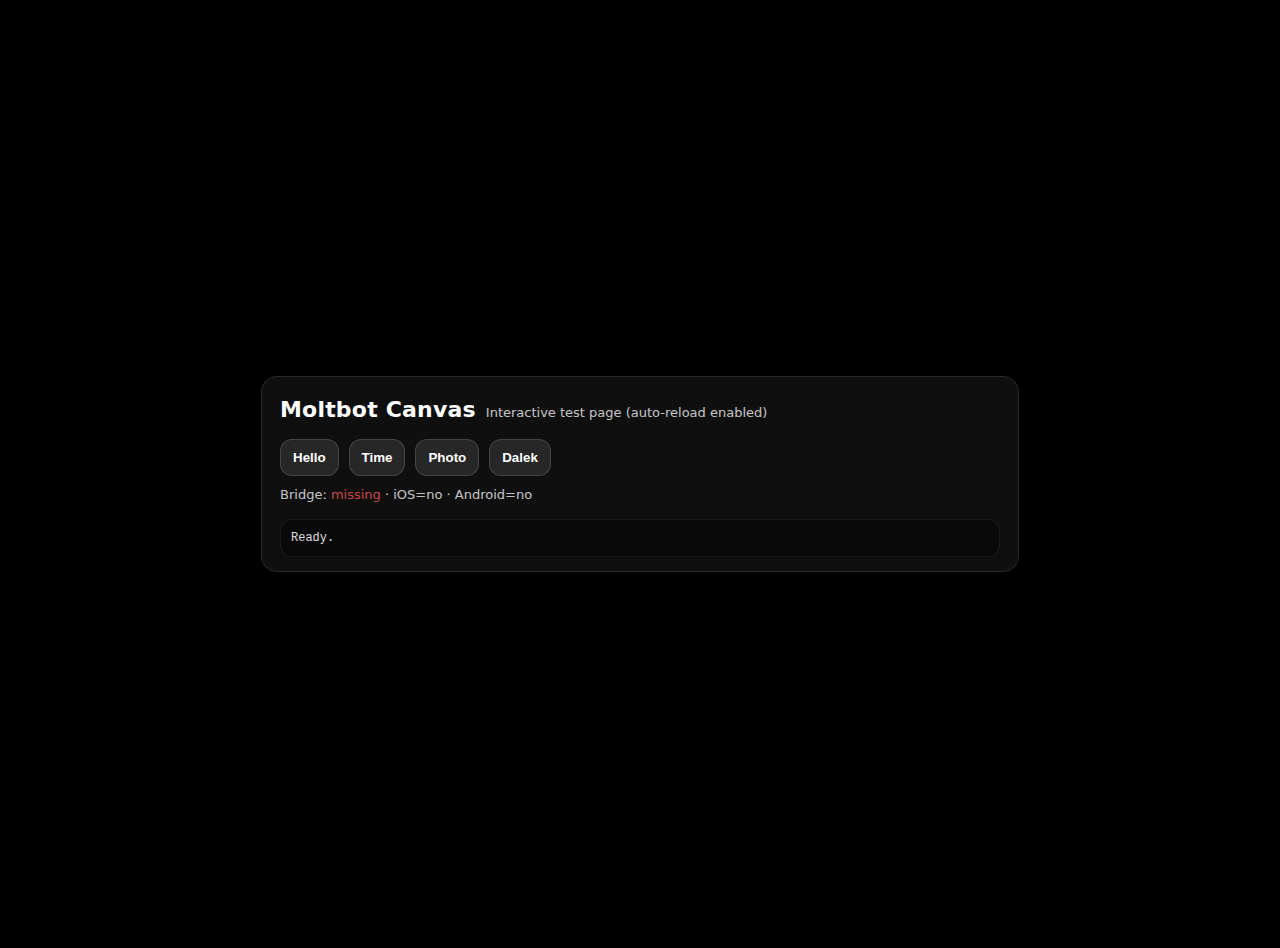
<file: canvas/index.html>
<!doctype html>
<meta charset="utf-8" />
<meta name="viewport" content="width=device-width, initial-scale=1" />
<title>Moltbot Canvas</title>
<style>
  html, body { height: 100%; margin: 0; background: #000; color: #fff; font: 16px/1.4 -apple-system, BlinkMacSystemFont, system-ui, Segoe UI, Roboto, Helvetica, Arial, sans-serif; }
  .wrap { min-height: 100%; display: grid; place-items: center; padding: 24px; }
  .card { width: min(720px, 100%); background: rgba(255,255,255,0.06); border: 1px solid rgba(255,255,255,0.10); border-radius: 16px; padding: 18px 18px 14px; }
  .title { display: flex; align-items: baseline; gap: 10px; }
  h1 { margin: 0; font-size: 22px; letter-spacing: 0.2px; }
  .sub { opacity: 0.75; font-size: 13px; }
  .row { display: flex; gap: 10px; flex-wrap: wrap; margin-top: 14px; }
  button { appearance: none; border: 1px solid rgba(255,255,255,0.14); background: rgba(255,255,255,0.10); color: #fff; padding: 10px 12px; border-radius: 12px; font-weight: 600; cursor: pointer; }
  button:active { transform: translateY(1px); }
  .ok { color: #24e08a; }
  .bad { color: #ff5c5c; }
  .log { margin-top: 14px; opacity: 0.85; font: 12px/1.4 ui-monospace, SFMono-Regular, Menlo, Monaco, Consolas, "Liberation Mono", monospace; white-space: pre-wrap; background: rgba(0,0,0,0.35); border: 1px solid rgba(255,255,255,0.08); padding: 10px; border-radius: 12px; }
</style>
<div class="wrap">
  <div class="card">
    <div class="title">
      <h1>Moltbot Canvas</h1>
      <div class="sub">Interactive test page (auto-reload enabled)</div>
    </div>

    <div class="row">
      <button id="btn-hello">Hello</button>
      <button id="btn-time">Time</button>
      <button id="btn-photo">Photo</button>
      <button id="btn-dalek">Dalek</button>
    </div>

    <div id="status" class="sub" style="margin-top: 10px;"></div>
    <div id="log" class="log">Ready.</div>
  </div>
</div>
<script>
(() => {
  const logEl = document.getElementById("log");
  const statusEl = document.getElementById("status");
  const log = (msg) => { logEl.textContent = String(msg); };

  const hasIOS = () =>
    !!(
      window.webkit &&
      window.webkit.messageHandlers &&
      (window.webkit.messageHandlers.moltbotCanvasA2UIAction ||
        window.webkit.messageHandlers.clawdbotCanvasA2UIAction)
    );
  const hasAndroid = () =>
    !!(
      (window.moltbotCanvasA2UIAction &&
        typeof window.moltbotCanvasA2UIAction.postMessage === "function") ||
      (window.clawdbotCanvasA2UIAction &&
        typeof window.clawdbotCanvasA2UIAction.postMessage === "function")
    );
  const legacySend = typeof window.clawdbotSendUserAction === "function" ? window.clawdbotSendUserAction : undefined;
  if (!window.moltbotSendUserAction && legacySend) {
    window.moltbotSendUserAction = legacySend;
  }
  if (!window.clawdbotSendUserAction && typeof window.moltbotSendUserAction === "function") {
    window.clawdbotSendUserAction = window.moltbotSendUserAction;
  }
  const hasHelper = () =>
    typeof window.moltbotSendUserAction === "function" ||
    typeof window.clawdbotSendUserAction === "function";
  statusEl.innerHTML =
    "Bridge: " +
    (hasHelper() ? "<span class='ok'>ready</span>" : "<span class='bad'>missing</span>") +
    " · iOS=" + (hasIOS() ? "yes" : "no") +
    " · Android=" + (hasAndroid() ? "yes" : "no");

  window.addEventListener("moltbot:a2ui-action-status", (ev) => {
    const d = ev && ev.detail || {};
    log("Action status: id=" + (d.id || "?") + " ok=" + String(!!d.ok) + (d.error ? (" error=" + d.error) : ""));
  });

  function send(name, sourceComponentId) {
    if (!hasHelper()) {
      log("No action bridge found. Ensure you're viewing this on an iOS/Android Moltbot node canvas.");
      return;
    }
    const sendUserAction =
      typeof window.moltbotSendUserAction === "function"
        ? window.moltbotSendUserAction
        : window.clawdbotSendUserAction;
    const ok = sendUserAction({
      name,
      surfaceId: "main",
      sourceComponentId,
      context: { t: Date.now() },
    });
    log(ok ? ("Sent action: " + name) : ("Failed to send action: " + name));
  }

  document.getElementById("btn-hello").onclick = () => send("hello", "demo.hello");
  document.getElementById("btn-time").onclick = () => send("time", "demo.time");
  document.getElementById("btn-photo").onclick = () => send("photo", "demo.photo");
  document.getElementById("btn-dalek").onclick = () => send("dalek", "demo.dalek");
})();
</script>
</file>
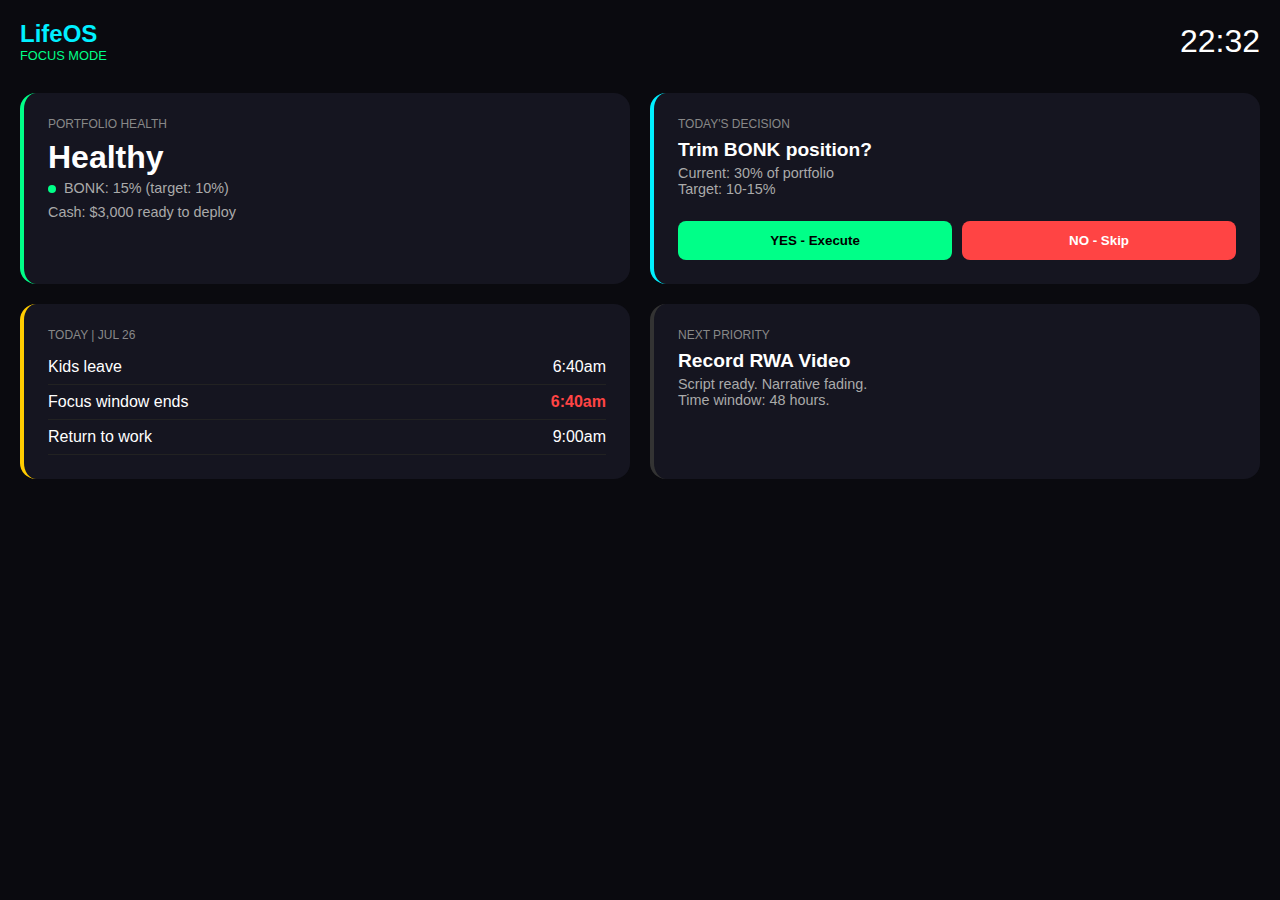
<file: life-os/public/index-v2.html>
<!DOCTYPE html>
<html lang="en">
<head>
    <meta charset="UTF-8">
    <meta name="viewport" content="width=device-width, initial-scale=1.0, viewport-fit=cover">
    <title>LifeOS | Thomas</title>
    <style>
        * { margin: 0; padding: 0; box-sizing: border-box; }
        body {
            font-family: -apple-system, BlinkMacSystemFont, 'Segoe UI', Roboto, sans-serif;
            background: #0a0a0f;
            color: #fff;
            min-height: 100vh;
            padding: 20px;
        }
        
        .header {
            display: flex;
            justify-content: space-between;
            align-items: center;
            margin-bottom: 30px;
        }
        
        .logo { font-size: 1.5rem; font-weight: 700; color: #00f0ff; }
        .time { font-size: 2rem; font-weight: 200; }
        .mode { font-size: 0.8rem; color: #00ff88; text-transform: uppercase; }
        
        .grid {
            display: grid;
            grid-template-columns: 1fr;
            gap: 20px;
        }
        
        .card {
            background: #151520;
            border-radius: 16px;
            padding: 24px;
            border-left: 4px solid #333;
        }
        
        .card.green { border-left-color: #00ff88; }
        .card.yellow { border-left-color: #ffcc00; }
        .card.red { border-left-color: #ff4444; }
        .card.blue { border-left-color: #00f0ff; }
        
        .card-title {
            font-size: 0.75rem;
            text-transform: uppercase;
            color: #888;
            margin-bottom: 8px;
        }
        
        .card-value {
            font-size: 2rem;
            font-weight: 700;
            margin-bottom: 4px;
        }
        
        .card-sub {
            font-size: 0.9rem;
            color: #aaa;
        }
        
        .decision-btn {
            background: #00f0ff;
            color: #000;
            border: none;
            padding: 12px 24px;
            border-radius: 8px;
            font-weight: 600;
            margin-top: 12px;
            cursor: pointer;
            width: 100%;
        }
        
        .decision-btn.yes { background: #00ff88; }
        .decision-btn.no { background: #ff4444; color: #fff; }
        
        .family-list {
            list-style: none;
            margin-top: 8px;
        }
        
        .family-list li {
            padding: 8px 0;
            border-bottom: 1px solid #222;
            display: flex;
            justify-content: space-between;
        }
        
        .status-dot {
            width: 8px;
            height: 8px;
            border-radius: 50%;
            display: inline-block;
            margin-right: 8px;
        }
        
        .status-dot.green { background: #00ff88; }
        .status-dot.yellow { background: #ffcc00; }
        .status-dot.red { background: #ff4444; }
        
        @media (min-width: 768px) {
            .grid {
                grid-template-columns: 1fr 1fr;
            }
        }
    </style>
</head>
<body>
    <div class="header">
        <div>
            <div class="logo">LifeOS</div>
            <div class="mode" id="current-mode">Focus Mode</div>
        </div>
        <div class="time" id="clock">5:30</div>
    </div>
    
    <div class="grid">
        <!-- Portfolio Health -->
        <div class="card green" id="portfolio-card">
            <div class="card-title">Portfolio Health</div>
            <div class="card-value" id="portfolio-status">Healthy</div>
            <div class="card-sub">
                <span class="status-dot green"></span>BONK: 15% (target: 10%)
            </div>
            <div class="card-sub" style="margin-top: 8px;">
                Cash: $3,000 ready to deploy
            </div>
        </div>
        
        <!-- Today's Decision -->
        <div class="card blue" id="decision-card">
            <div class="card-title">Today's Decision</div>
            <div class="card-value" style="font-size: 1.2rem;">
                Trim BONK position?
            </div>
            <div class="card-sub">
                Current: 30% of portfolio<br>
                Target: 10-15%
            </div>
            <div style="display: flex; gap: 10px; margin-top: 12px;">
                <button class="decision-btn yes" onclick="decision('yes')">YES - Execute</button>
                <button class="decision-btn no" onclick="decision('no')">NO - Skip</button>
            </div>
        </div>
        
        <!-- Family Schedule -->
        <div class="card yellow">
            <div class="card-title">Today | <span id="today-date">Feb 22</span></div>
            <ul class="family-list">
                <li>
                    <span>Kids leave</span>
                    <span>6:40am</span>
                </li>
                <li>
                    <span>Focus window ends</span>
                    <span style="color: #ff4444; font-weight: 600;">6:40am</span>
                </li>
                <li>
                    <span>Return to work</span>
                    <span>9:00am</span>
                </li>
            </ul>
        </div>
        
        <!-- Hard Stop -->
        <div class="card red" id="hard-stop-card" style="display: none;">
            <div class="card-title">⚠️ HARD STOP</div>
            <div class="card-value">Family Mode</div>
            <div class="card-sub">
                Work ends now.<br>
                No more trading decisions.<br>
                See you at 9am.
            </div>
        </div>
        
        <!-- Next Priority -->
        <div class="card" id="priority-card">
            <div class="card-title">Next Priority</div>
            <div class="card-value" style="font-size: 1.2rem;">
                Record RWA Video
            </div>
            <div class="card-sub">
                Script ready. Narrative fading.<br>
                Time window: 48 hours.
            </div>
        </div>
    </div>
    
    <script>
        function updateClock() {
            const now = new Date();
            const hours = now.getHours();
            const minutes = now.getMinutes().toString().padStart(2, '0');
            document.getElementById('clock').textContent = `${hours}:${minutes}`;
            
            // Hard stop enforcement
            const totalMinutes = hours * 60 + now.getMinutes();
            const hardStopMinutes = 6 * 60 + 40; // 6:40am
            
            if (totalMinutes >= hardStopMinutes && totalMinutes < 9 * 60) {
                document.getElementById('hard-stop-card').style.display = 'block';
                document.getElementById('decision-card').style.display = 'none';
                document.getElementById('priority-card').style.display = 'none';
                document.getElementById('current-mode').textContent = 'Family Mode';
                document.getElementById('current-mode').style.color = '#ff4444';
            }
        }
        
        function decision(choice) {
            if (choice === 'yes') {
                alert('Executing: Trim BONK position\n\nSelling $1,500 worth...');
            } else {
                alert('Skipped. Review again tomorrow.');
            }
        }
        
        // Update every minute
        updateClock();
        setInterval(updateClock, 60000);
        
        // Date
        document.getElementById('today-date').textContent = 
            new Date().toLocaleDateString('en-US', { month: 'short', day: 'numeric' });
    </script>
</body>
</html>
</file>
